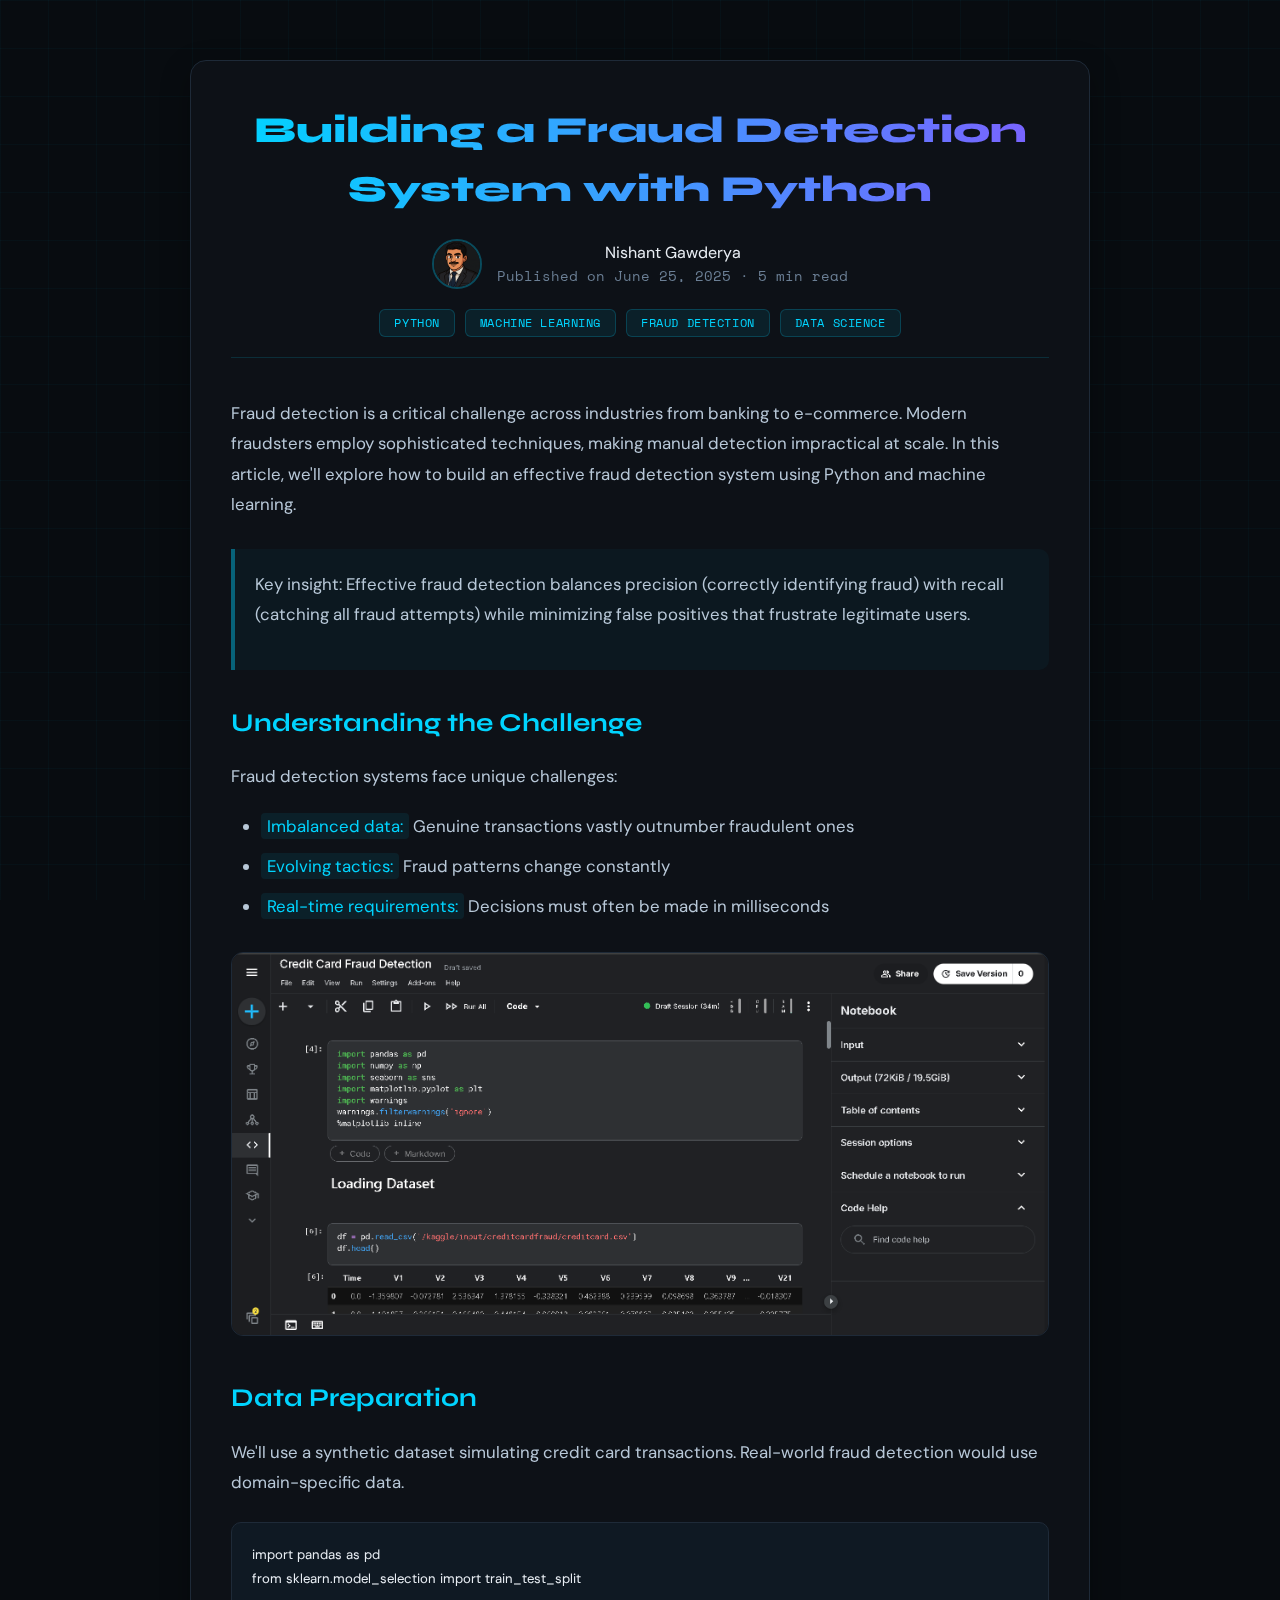
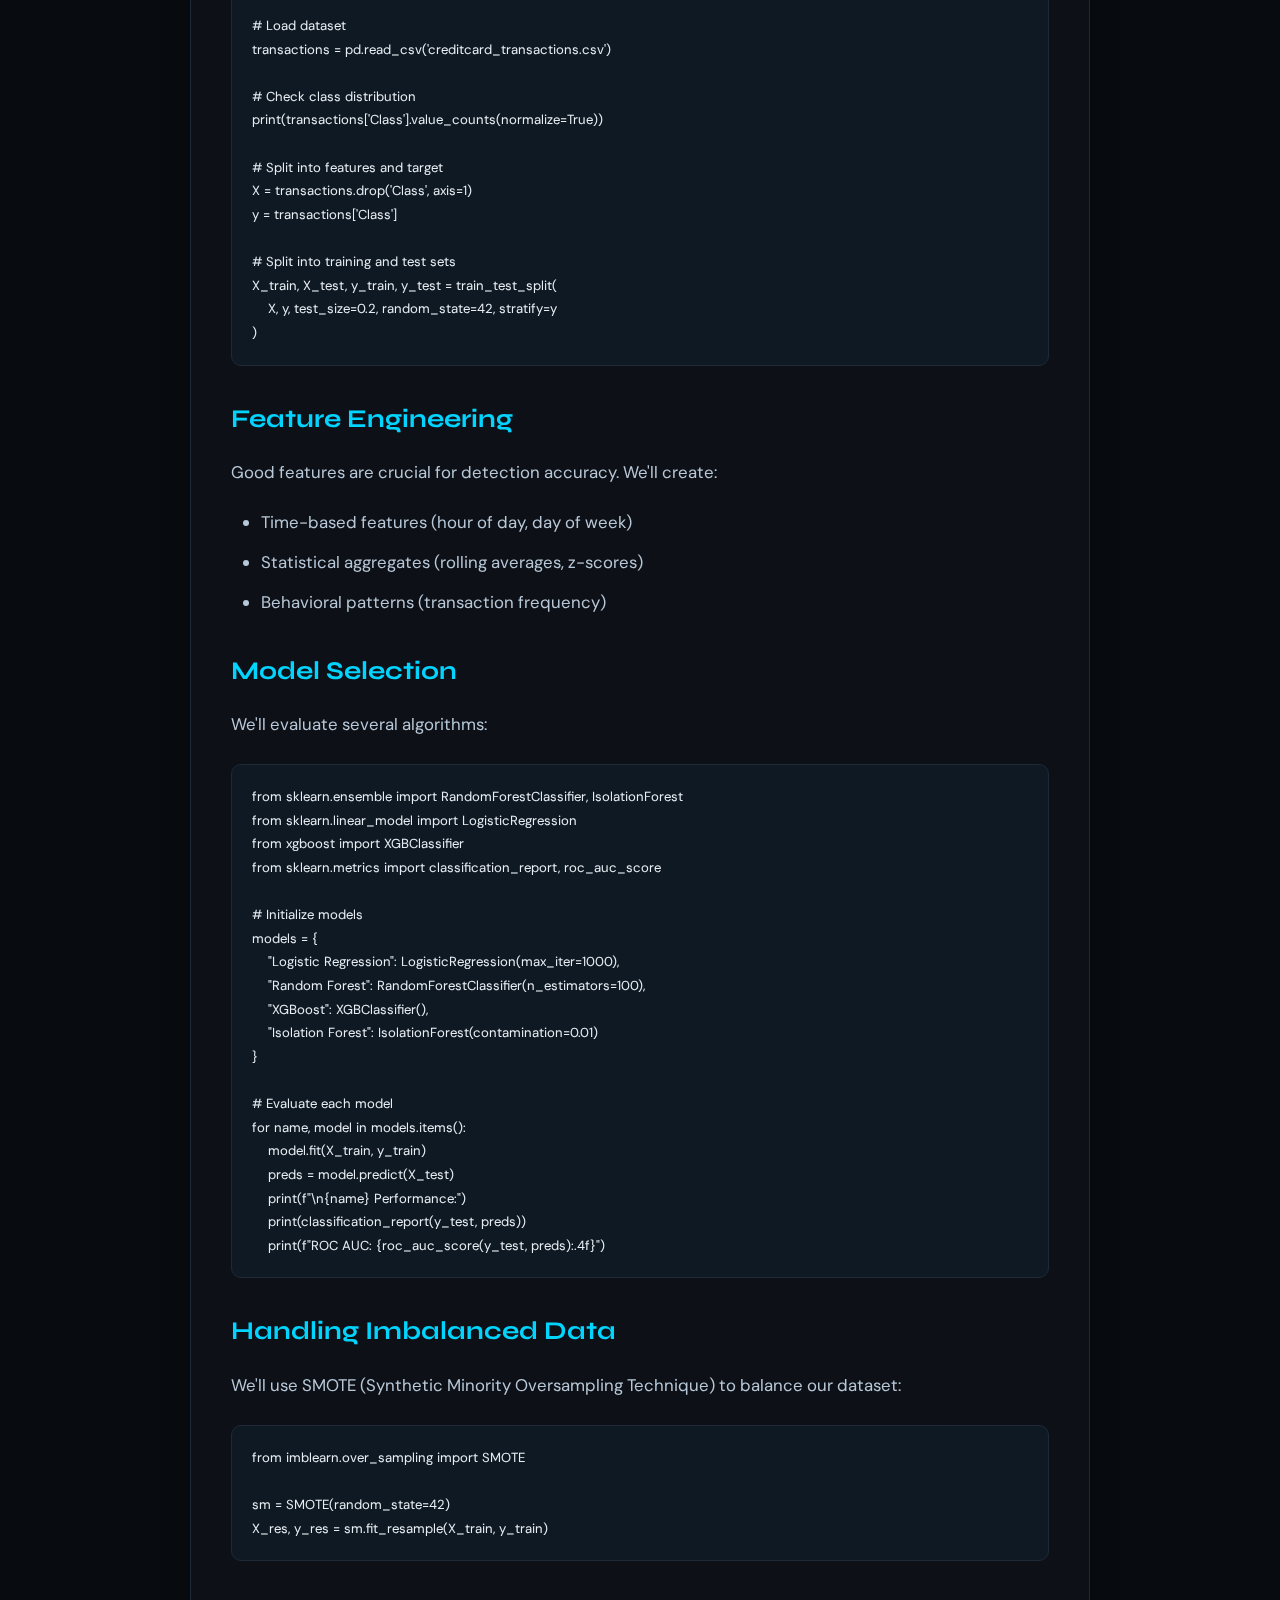
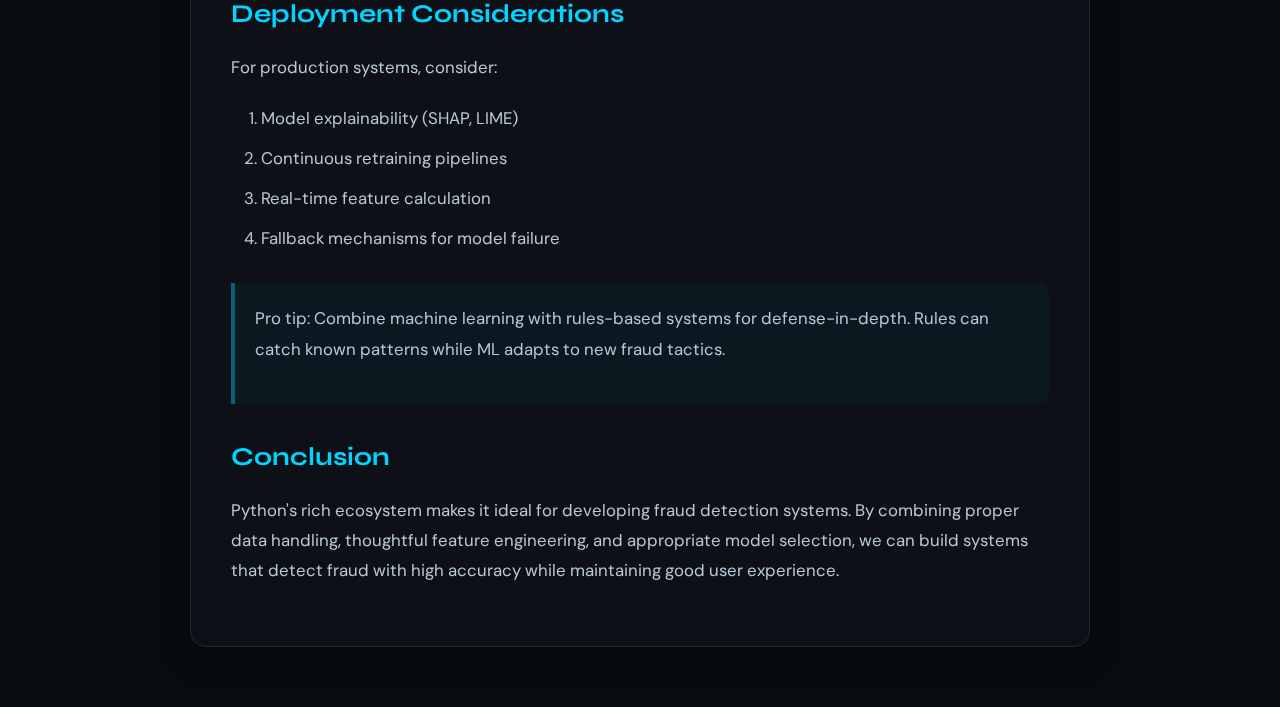
<file: blog-fraud-detection.html>
<!DOCTYPE html>
<html lang="en">
<head>
    <meta charset="UTF-8">
    <meta name="viewport" content="width=device-width, initial-scale=1.0">
    <title>Fraud Detection with Python</title>
    <link rel="preconnect" href="https://fonts.googleapis.com">
    <link rel="preconnect" href="https://fonts.gstatic.com" crossorigin>
    <link href="https://fonts.googleapis.com/css2?family=DM+Sans:wght@300;400;500&family=Space+Mono:wght@400;700&family=Syne:wght@400;600;700;800&display=swap" rel="stylesheet">
    <style>
        * {
            margin: 0;
            padding: 0;
            box-sizing: border-box;
            font-family: 'DM Sans', sans-serif;
        }

        body {
            background-color: #080c10;
            color: #e8edf3;
            line-height: 1.6;
            padding: 20px;
        }

        body::before {
            content: '';
            position: fixed; inset: 0;
            background-image:
                linear-gradient(rgba(0,212,255,0.03) 1px, transparent 1px),
                linear-gradient(90deg, rgba(0,212,255,0.03) 1px, transparent 1px);
            background-size: 48px 48px;
            pointer-events: none; z-index: 0;
        }

        .container {
            max-width: 900px;
            margin: 0 auto;
            padding: 40px;
            background-color: #0d1117;
            border-radius: 16px;
            box-shadow: 0 10px 30px rgba(0,0,0,0.3);
            margin-top: 40px;
            margin-bottom: 40px;
            border: 1px solid #1e2a38;
            position: relative;
            z-index: 1;
        }

        header {
            margin-bottom: 40px;
            text-align: center;
            padding-bottom: 20px;
            border-bottom: 1px solid rgba(0,212,255,0.15);
        }

        h1 {
            font-size: 2.3rem;
            font-family: 'Syne', sans-serif;
            font-weight: 800;
            margin-bottom: 15px;
            background: linear-gradient(to right, #00d4ff, #7b61ff);
            -webkit-background-clip: text;
            background-clip: text;
            color: transparent;
        }

        .author-info {
            display: flex;
            justify-content: center;
            align-items: center;
            gap: 15px;
            margin-top: 20px;
        }

        .author-img {
            width: 50px;
            height: 50px;
            border-radius: 50%;
            object-fit: cover;
            border: 2px solid rgba(0,212,255,0.3);
        }

        .author-name {
            font-size: 1rem;
            color: #e8edf3;
        }

        .publish-date {
            font-size: 0.85rem;
            font-family: 'Space Mono', monospace;
            color: #6b7f95;
        }

        .tags {
            display: flex;
            justify-content: center;
            gap: 10px;
            margin-top: 20px;
        }

        .tag {
            display: inline-block;
            padding: 4px 14px;
            border-radius: 6px;
            font-size: 0.72rem;
            font-family: 'Space Mono', monospace;
            letter-spacing: 0.05em;
            text-transform: uppercase;
            background-color: rgba(0,212,255,0.08);
            color: #00d4ff;
            border: 1px solid rgba(0,212,255,0.2);
        }

        .article-content {
            line-height: 1.8;
            font-size: 1.05rem;
        }

        .article-content h2 {
            margin-top: 30px;
            margin-bottom: 15px;
            color: #00d4ff;
            font-family: 'Syne', sans-serif;
            font-size: 1.6rem;
            font-weight: 700;
        }

        .article-content h3 {
            margin-top: 25px;
            margin-bottom: 10px;
            font-size: 1.3rem;
            font-family: 'Syne', sans-serif;
            color: #e8edf3;
        }

        .article-content p {
            margin-bottom: 20px;
            color: #b8c8d8;
        }

        .article-content ul, .article-content ol {
            margin-bottom: 20px;
            padding-left: 30px;
        }

        .article-content li {
            margin-bottom: 10px;
            color: #b8c8d8;
        }

        .code-block {
            background-color: #0f1923;
            padding: 20px;
            border-radius: 10px;
            font-family: 'Space Mono', monospace;
            font-size: 0.82rem;
            margin: 25px 0;
            overflow-x: auto;
            border: 1px solid #1e2a38;
            color: #e8edf3;
        }

        .image-container {
            margin: 30px 0;
            text-align: center;
        }

        .image-container img {
            max-width: 100%;
            border-radius: 12px;
            border: 1px solid #1e2a38;
        }

        .image-caption {
            font-size: 0.85rem;
            font-family: 'Space Mono', monospace;
            margin-top: 10px;
            color: #6b7f95;
            font-style: italic;
        }

        .highlight {
            background-color: rgba(0,212,255,0.08);
            padding: 2px 6px;
            border-radius: 4px;
            color: #00d4ff;
        }

        footer {
            text-align: center;
            margin-top: 50px;
            padding-top: 30px;
            border-top: 1px solid #1e2a38;
        }

        .footer-text {
            color: #6b7f95;
            font-size: 0.9rem;
        }

        @keyframes glow {
            0% { opacity: 0.8; }
            50% { opacity: 1; }
            100% { opacity: 0.8; }
        }

        .highlight-box {
            background-color: rgba(0,212,255,0.04);
            border-left: 4px solid rgba(0,212,255,0.4);
            padding: 20px;
            margin: 30px 0;
            border-radius: 0 10px 10px 0;
            animation: glow 3s ease-in-out infinite;
        }

        .highlight-box p {
            color: #b8c8d8;
        }

        @media (max-width: 768px) {
            .container {
                padding: 20px;
                margin-top: 20px;
            }
            
            h1 {
                font-size: 1.8rem;
            }
        }
    </style>
</head>
<body>
    <div class="container">
        <header>
            <h1>Building a Fraud Detection System with Python</h1>
            <div class="author-info">
                <img src=".\assets\images\my-avatar.png" alt="Author" class="author-img">
                <div>
                    <div class="author-name">Nishant Gawderya</div>
                    <div class="publish-date">Published on June 25, 2025 · 5 min read</div>
                </div>
            </div>
            <div class="tags">
                <span class="tag">Python</span>
                <span class="tag">Machine Learning</span>
                <span class="tag">Fraud Detection</span>
                <span class="tag">Data Science</span>
            </div>
        </header>

        <article class="article-content">
            <p>Fraud detection is a critical challenge across industries from banking to e-commerce. Modern fraudsters employ sophisticated techniques, making manual detection impractical at scale. In this article, we'll explore how to build an effective fraud detection system using Python and machine learning.</p>

            <div class="highlight-box">
                <p>Key insight: Effective fraud detection balances precision (correctly identifying fraud) with recall (catching all fraud attempts) while minimizing false positives that frustrate legitimate users.</p>
            </div>

            <h2>Understanding the Challenge</h2>
            <p>Fraud detection systems face unique challenges:</p>
            <ul>
                <li><span class="highlight">Imbalanced data:</span> Genuine transactions vastly outnumber fraudulent ones</li>
                <li><span class="highlight">Evolving tactics:</span> Fraud patterns change constantly</li>
                <li><span class="highlight">Real-time requirements:</span> Decisions must often be made in milliseconds</li>
            </ul>

            <div class="image-container">
                <img src="assets/images/Screenshot 2025-06-23 094402.png" alt="Fraud detection process flow">
                
            </div>

            <h2>Data Preparation</h2>
            <p>We'll use a synthetic dataset simulating credit card transactions. Real-world fraud detection would use domain-specific data.</p>

            <div class="code-block">
                <pre><code>import pandas as pd
from sklearn.model_selection import train_test_split

# Load dataset
transactions = pd.read_csv('creditcard_transactions.csv')

# Check class distribution
print(transactions['Class'].value_counts(normalize=True))

# Split into features and target
X = transactions.drop('Class', axis=1)
y = transactions['Class']

# Split into training and test sets
X_train, X_test, y_train, y_test = train_test_split(
    X, y, test_size=0.2, random_state=42, stratify=y
)</code></pre>
            </div>

            <h2>Feature Engineering</h2>
            <p>Good features are crucial for detection accuracy. We'll create:</p>
            <ul>
                <li>Time-based features (hour of day, day of week)</li>
                <li>Statistical aggregates (rolling averages, z-scores)</li>
                <li>Behavioral patterns (transaction frequency)</li>
            </ul>

            <h2>Model Selection</h2>
            <p>We'll evaluate several algorithms:</p>

            <div class="code-block">
                <pre><code>from sklearn.ensemble import RandomForestClassifier, IsolationForest
from sklearn.linear_model import LogisticRegression
from xgboost import XGBClassifier
from sklearn.metrics import classification_report, roc_auc_score

# Initialize models
models = {
    "Logistic Regression": LogisticRegression(max_iter=1000),
    "Random Forest": RandomForestClassifier(n_estimators=100),
    "XGBoost": XGBClassifier(),
    "Isolation Forest": IsolationForest(contamination=0.01)
}

# Evaluate each model
for name, model in models.items():
    model.fit(X_train, y_train)
    preds = model.predict(X_test)
    print(f"\n{name} Performance:")
    print(classification_report(y_test, preds))
    print(f"ROC AUC: {roc_auc_score(y_test, preds):.4f}")</code></pre>
            </div>

            <h2>Handling Imbalanced Data</h2>
            <p>We'll use SMOTE (Synthetic Minority Oversampling Technique) to balance our dataset:</p>

            <div class="code-block">
                <pre><code>from imblearn.over_sampling import SMOTE

sm = SMOTE(random_state=42)
X_res, y_res = sm.fit_resample(X_train, y_train)</code></pre>
            </div>

            <h2>Deployment Considerations</h2>
            <p>For production systems, consider:</p>
            <ol>
                <li>Model explainability (SHAP, LIME)</li>
                <li>Continuous retraining pipelines</li>
                <li>Real-time feature calculation</li>
                <li>Fallback mechanisms for model failure</li>
            </ol>

            <div class="highlight-box">
                <p>Pro tip: Combine machine learning with rules-based systems for defense-in-depth. Rules can catch known patterns while ML adapts to new fraud tactics.</p>
            </div>

            <h2>Conclusion</h2>
            <p>Python's rich ecosystem makes it ideal for developing fraud detection systems. By combining proper data handling, thoughtful feature engineering, and appropriate model selection, we can build systems that detect fraud with high accuracy while maintaining good user experience.</p>
        </article>

    </div>
</body>
</html>
</file>
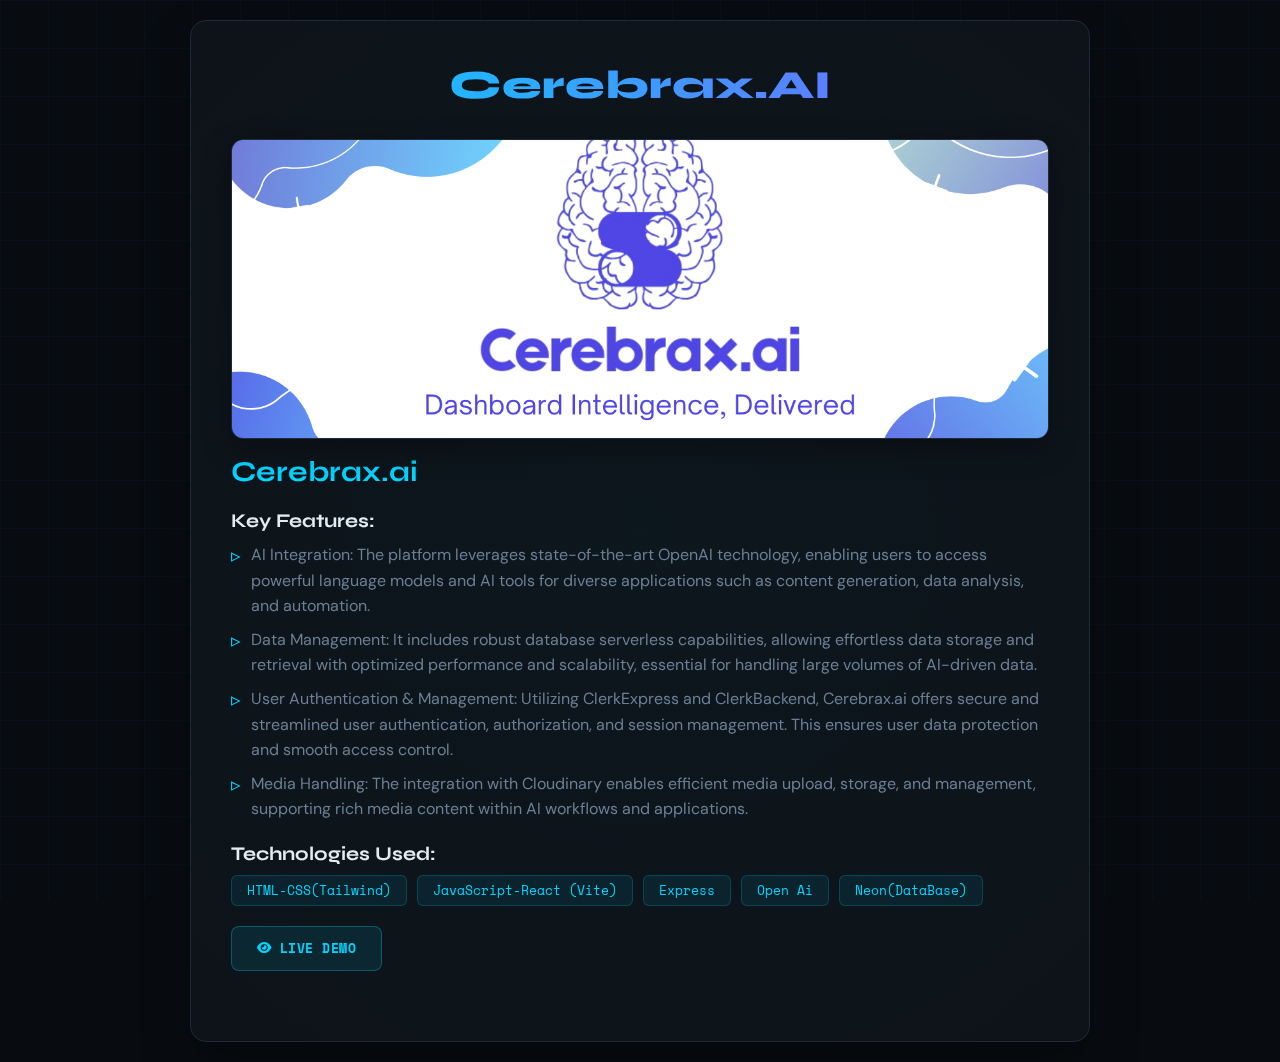
<file: cerebraxAI.html>
<!DOCTYPE html>
<html lang="en">
<head>
    <meta charset="UTF-8">
    <meta name="viewport" content="width=device-width, initial-scale=1.0">
    <title>Cerebrax.ai</title>
    <link rel="stylesheet" href="https://cdnjs.cloudflare.com/ajax/libs/font-awesome/6.4.0/css/all.min.css">
    <link rel="preconnect" href="https://fonts.googleapis.com">
    <link rel="preconnect" href="https://fonts.gstatic.com" crossorigin>
    <link href="https://fonts.googleapis.com/css2?family=DM+Sans:wght@300;400;500&family=Space+Mono:wght@400;700&family=Syne:wght@400;600;700;800&display=swap" rel="stylesheet">
    <style>
        * { margin: 0; padding: 0; box-sizing: border-box; font-family: 'DM Sans', sans-serif; }

        body {
            background-color: #080c10;
            color: #e8edf3;
            min-height: 100vh;
            display: flex;
            justify-content: center;
            align-items: center;
            padding: 20px;
        }

        body::before {
            content: '';
            position: fixed; inset: 0;
            background-image:
                linear-gradient(rgba(0,212,255,0.03) 1px, transparent 1px),
                linear-gradient(90deg, rgba(0,212,255,0.03) 1px, transparent 1px);
            background-size: 48px 48px;
            pointer-events: none; z-index: 0;
        }

        .portfolio-container {
            background: #0d1117;
            border: 1px solid #1e2a38;
            border-radius: 16px;
            width: 100%;
            max-width: 900px;
            padding: 40px;
            box-shadow: 0 25px 50px rgba(0, 0, 0, 0.3);
            position: relative;
            overflow: hidden;
            z-index: 1;
        }

        .portfolio-container::before {
            content: '';
            position: absolute;
            top: -50%; left: -50%;
            width: 200%; height: 200%;
            background: radial-gradient(circle, #00d4ff 0%, transparent 70%);
            opacity: 0.03;
            pointer-events: none;
        }

        .portfolio-header {
            text-align: center;
            margin-bottom: 30px;
            position: relative;
        }

        .portfolio-header h1 {
            font-size: 2.5rem;
            font-family: 'Syne', sans-serif;
            font-weight: 800;
            margin-bottom: 10px;
            background: linear-gradient(to right, #00d4ff, #7b61ff);
            -webkit-background-clip: text;
            background-clip: text;
            color: transparent;
        }

        .portfolio-header p { color: #6b7f95; font-size: 1.1rem; }

        .project-content {
            display: flex; flex-wrap: wrap; gap: 30px; margin-bottom: 30px;
        }

        .project-gallery {
            flex: 1; min-width: 300px;
            display: flex; flex-direction: column; gap: 15px;
        }

        .main-image-container {
            border-radius: 12px; overflow: hidden;
            box-shadow: 0 10px 30px rgba(0, 0, 0, 0.3);
            border: 1px solid #1e2a38;
            height: 300px; position: relative;
        }

        .main-image {
            width: 100%; height: 100%;
            object-fit: cover; display: block;
            transition: opacity 0.5s ease;
        }

        .thumbnail-container { display: flex; gap: 10px; justify-content: center; flex-wrap: wrap; }

        .thumbnail {
            width: 80px; height: 60px; border-radius: 8px;
            overflow: hidden; cursor: pointer;
            border: 2px solid #1e2a38;
            transition: all 0.3s ease;
        }

        .thumbnail:hover, .thumbnail.active {
            transform: scale(1.1); border-color: #00d4ff;
        }

        .thumbnail img { width: 100%; height: 100%; object-fit: cover; }

        .project-details { flex: 1; min-width: 300px; }

        .project-details h2 {
            font-size: 1.8rem; margin-bottom: 15px;
            font-family: 'Syne', sans-serif; font-weight: 700;
            color: #00d4ff;
        }

        .project-details p { color: #6b7f95; line-height: 1.6; margin-bottom: 20px; }

        .tech-stack { margin-bottom: 20px; }
        .tech-stack h3 { margin-bottom: 10px; font-size: 1.2rem; font-family: 'Syne', sans-serif; color: #e8edf3; }

        .tech-tags { display: flex; flex-wrap: wrap; gap: 10px; }

        .tech-tag {
            background-color: rgba(0,212,255,0.08);
            color: #00d4ff;
            padding: 5px 15px; border-radius: 6px;
            font-size: 0.8rem; font-family: 'Space Mono', monospace;
            border: 1px solid rgba(0,212,255,0.2);
            transition: all 0.3s ease;
        }

        .tech-tag:hover {
            background-color: rgba(0,212,255,0.15);
            border-color: #00d4ff;
            transform: translateY(-3px);
        }

        .project-features { margin-bottom: 20px; }
        .project-features h3 { margin-bottom: 10px; font-size: 1.2rem; font-family: 'Syne', sans-serif; color: #e8edf3; }
        .features-list { list-style: none; }
        .features-list li { margin-bottom: 8px; padding-left: 20px; position: relative; color: #6b7f95; line-height: 1.6; }
        .features-list li::before { content: '\25B9'; color: #00d4ff; font-size: 1.2rem; position: absolute; left: 0; top: -1px; }

        .action-buttons { display: flex; gap: 15px; flex-wrap: wrap; }

        .btn {
            padding: 12px 25px; border-radius: 8px;
            text-decoration: none; font-weight: 600;
            font-family: 'Space Mono', monospace; font-size: 0.8rem;
            letter-spacing: 0.04em; text-transform: uppercase;
            transition: all 0.3s ease;
            display: inline-flex; align-items: center; gap: 8px;
        }

        .btn-primary {
            background: rgba(0,212,255,0.1);
            color: #00d4ff;
            border: 1px solid rgba(0,212,255,0.3);
        }

        .btn-primary:hover {
            background: rgba(0,212,255,0.2);
            border-color: #00d4ff;
            box-shadow: 0 0 20px rgba(0,212,255,0.2);
        }

        .btn-outline {
            background: transparent;
            color: #7b61ff;
            border: 1px solid rgba(123,97,255,0.3);
        }

        .btn-outline:hover {
            background: rgba(123,97,255,0.1);
            border-color: #7b61ff;
            box-shadow: 0 0 20px rgba(123,97,255,0.2);
        }

        .portfolio-footer { text-align: center; margin-top: 30px; color: #6b7f95; font-size: 0.9rem; }

        .social-links { display: flex; justify-content: center; gap: 20px; margin-top: 10px; }
        .social-links a { color: #6b7f95; font-size: 1.2rem; transition: color 0.3s ease, transform 0.3s ease; }
        .social-links a:hover { color: #00d4ff; transform: translateY(-3px); }

        .pulse { animation: pulse 2s infinite; }
        @keyframes pulse {
            0% { box-shadow: 0 0 0 0 rgba(0,212,255,0.4); }
            70% { box-shadow: 0 0 0 10px rgba(0,212,255,0); }
            100% { box-shadow: 0 0 0 0 rgba(0,212,255,0); }
        }

        @media (max-width: 768px) {
            .portfolio-container { padding: 25px; }
            .portfolio-header h1 { font-size: 2rem; }
            .project-content { flex-direction: column; }
            .main-image-container { height: 250px; }
            .btn { width: 100%; justify-content: center; }
        }
    </style>
</head>
<body>
    <div class="portfolio-container">
        <header class="portfolio-header">
            <h1>Cerebrax.AI</h1>
        </header>
        
        <div class="project-content">
            <div class="project-gallery">
                <div class="main-image-container">
                    <img src=".\assets\images\Dashboard Intelligence, Delivered.png" 
                         alt="screenshot dashboard" 
                         class="main-image"
                         id="mainImage">
                
            </div>
            
            <div class="project-details">
                <h2>Cerebrax.ai</h2>
                <p></p>
                
                <div class="project-features">
                    <h3>Key Features:</h3>
                    <ul class="features-list">
                        <li>AI Integration: The platform leverages state-of-the-art OpenAI technology, enabling users to access powerful language models and AI tools for diverse applications such as content generation, data analysis, and automation.

                        </li>
                        <li>Data Management: It includes robust database serverless capabilities, allowing effortless data storage and retrieval with optimized performance and scalability, essential for handling large volumes of AI-driven data.</li>
                        <li>User Authentication & Management: Utilizing ClerkExpress and ClerkBackend, Cerebrax.ai offers secure and streamlined user authentication, authorization, and session management. This ensures user data protection and smooth access control.</li>
                        <li>Media Handling: The integration with Cloudinary enables efficient media upload, storage, and management, supporting rich media content within AI workflows and applications.</li>
                    
                    </ul>
                </div>
                
                <div class="tech-stack">
                    <h3>Technologies Used:</h3>
                    <div class="tech-tags">
                        <span class="tech-tag">HTML-CSS(Tailwind)</span>
                        <span class="tech-tag">JavaScript-React (Vite) </span>
                        <span class="tech-tag">Express</span>
                        <span class="tech-tag">Open Ai</span>
                        <span class="tech-tag">Neon(DataBase)</span>
                    </div>
                </div>
                
                <div class="action-buttons">
                    <a href="https://cerebrax-ai.vercel.app/" class="btn btn-primary pulse">
                        <i class="fas fa-eye"></i> Live Demo
                    </a>
                    
                </div>
            </div>
        </div>
        
       
    </div>
    
    <script>
        // Add interactive elements
        document.addEventListener('DOMContentLoaded', function() {
            const container = document.querySelector('.portfolio-container');
            
            // Add a slight rotation on mouse move for a more dynamic feel
            document.addEventListener('mousemove', (e) => {
                const xAxis = (window.innerWidth / 2 - e.pageX) / 25;
                const yAxis = (window.innerHeight / 2 - e.pageY) / 25;
                container.style.transform = `rotateY(${xAxis}deg) rotateX(${yAxis}deg)`;
            });
            
            // Reset rotation when mouse leaves
            container.addEventListener('mouseleave', () => {
                container.style.transform = 'rotateY(0) rotateX(0)';
            });
            
            // Add gold pulse animation to tech tags on hover
            const techTags = document.querySelectorAll('.tech-tag');
            techTags.forEach(tag => {
                tag.addEventListener('mouseenter', function() {
                    this.classList.add('pulse');
                });
                
                tag.addEventListener('mouseleave', function() {
                    this.classList.remove('pulse');
                });
            });
        });
        
        // Image gallery functionality
        function changeImage(src, thumbnail) {
            const mainImage = document.getElementById('mainImage');
            const thumbnails = document.querySelectorAll('.thumbnail');
            
            // Fade out current image
            mainImage.style.opacity = '0';
            
            // After fade completes, change image and fade in
            setTimeout(() => {
                mainImage.src = src;
                mainImage.style.opacity = '1';
                
                // Update active thumbnail
                thumbnails.forEach(t => t.classList.remove('active'));
                thumbnail.classList.add('active');
            }, 300);
        }
        
    </script>
</body>
</html>
</file>
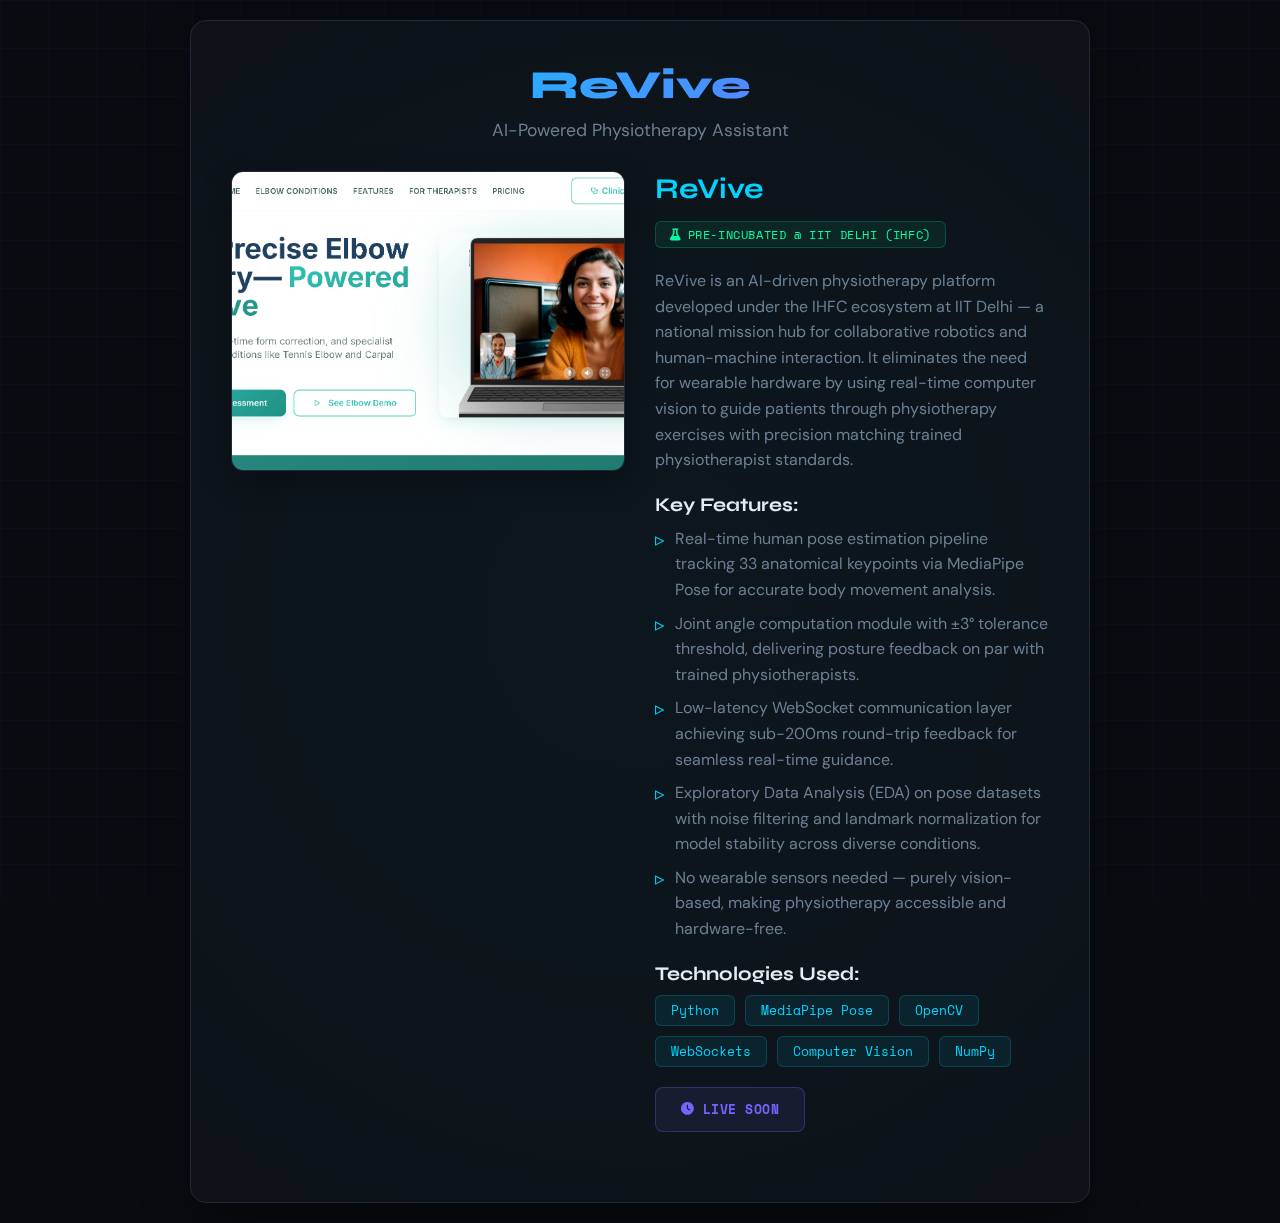
<file: ReVive.html>
<!DOCTYPE html>
<html lang="en">
<head>
    <meta charset="UTF-8">
    <meta name="viewport" content="width=device-width, initial-scale=1.0">
    <title>ReVive — AI Physiotherapy Assistant</title>
    <link rel="stylesheet" href="https://cdnjs.cloudflare.com/ajax/libs/font-awesome/6.4.0/css/all.min.css">
    <link rel="preconnect" href="https://fonts.googleapis.com">
    <link rel="preconnect" href="https://fonts.gstatic.com" crossorigin>
    <link href="https://fonts.googleapis.com/css2?family=DM+Sans:wght@300;400;500&family=Space+Mono:wght@400;700&family=Syne:wght@400;600;700;800&display=swap" rel="stylesheet">
    <style>
        * { margin: 0; padding: 0; box-sizing: border-box; font-family: 'DM Sans', sans-serif; }

        body {
            background-color: #080c10;
            color: #e8edf3;
            min-height: 100vh;
            display: flex;
            justify-content: center;
            align-items: center;
            padding: 20px;
        }

        body::before {
            content: '';
            position: fixed; inset: 0;
            background-image:
                linear-gradient(rgba(0,212,255,0.03) 1px, transparent 1px),
                linear-gradient(90deg, rgba(0,212,255,0.03) 1px, transparent 1px);
            background-size: 48px 48px;
            pointer-events: none; z-index: 0;
        }

        .portfolio-container {
            background: #0d1117;
            border: 1px solid #1e2a38;
            border-radius: 16px;
            width: 100%;
            max-width: 900px;
            padding: 40px;
            box-shadow: 0 25px 50px rgba(0, 0, 0, 0.3);
            position: relative;
            overflow: hidden;
            z-index: 1;
        }

        .portfolio-container::before {
            content: '';
            position: absolute;
            top: -50%; left: -50%;
            width: 200%; height: 200%;
            background: radial-gradient(circle, #00d4ff 0%, transparent 70%);
            opacity: 0.03;
            pointer-events: none;
        }

        .portfolio-header {
            text-align: center;
            margin-bottom: 30px;
            position: relative;
        }

        .portfolio-header h1 {
            font-size: 2.5rem;
            font-family: 'Syne', sans-serif;
            font-weight: 800;
            margin-bottom: 10px;
            background: linear-gradient(to right, #00d4ff, #7b61ff);
            -webkit-background-clip: text;
            background-clip: text;
            color: transparent;
        }

        .portfolio-header p { color: #6b7f95; font-size: 1.1rem; }

        .project-content {
            display: flex; flex-wrap: wrap; gap: 30px; margin-bottom: 30px;
        }

        .project-gallery {
            flex: 1; min-width: 300px;
            display: flex; flex-direction: column; gap: 15px;
        }

        .main-image-container {
            border-radius: 12px; overflow: hidden;
            box-shadow: 0 10px 30px rgba(0, 0, 0, 0.3);
            border: 1px solid #1e2a38;
            height: 300px; position: relative;
        }

        .main-image {
            width: 100%; height: 100%;
            object-fit: cover; display: block;
        }

        .project-details { flex: 1; min-width: 300px; }

        .project-details h2 {
            font-size: 1.8rem; margin-bottom: 15px;
            font-family: 'Syne', sans-serif; font-weight: 700;
            color: #00d4ff;
        }

        .project-details p { color: #6b7f95; line-height: 1.6; margin-bottom: 20px; }

        .tech-stack { margin-bottom: 20px; }
        .tech-stack h3 { margin-bottom: 10px; font-size: 1.2rem; font-family: 'Syne', sans-serif; color: #e8edf3; }

        .tech-tags { display: flex; flex-wrap: wrap; gap: 10px; }

        .tech-tag {
            background-color: rgba(0,212,255,0.08);
            color: #00d4ff;
            padding: 5px 15px; border-radius: 6px;
            font-size: 0.8rem; font-family: 'Space Mono', monospace;
            border: 1px solid rgba(0,212,255,0.2);
            transition: all 0.3s ease;
        }

        .tech-tag:hover {
            background-color: rgba(0,212,255,0.15);
            border-color: #00d4ff;
            transform: translateY(-3px);
        }

        .project-features { margin-bottom: 20px; }
        .project-features h3 { margin-bottom: 10px; font-size: 1.2rem; font-family: 'Syne', sans-serif; color: #e8edf3; }
        .features-list { list-style: none; }
        .features-list li { margin-bottom: 8px; padding-left: 20px; position: relative; color: #6b7f95; line-height: 1.6; }
        .features-list li::before { content: '\25B9'; color: #00d4ff; font-size: 1.2rem; position: absolute; left: 0; top: -1px; }

        .action-buttons { display: flex; gap: 15px; flex-wrap: wrap; }

        .btn {
            padding: 12px 25px; border-radius: 8px;
            text-decoration: none; font-weight: 600;
            font-family: 'Space Mono', monospace; font-size: 0.8rem;
            letter-spacing: 0.04em; text-transform: uppercase;
            transition: all 0.3s ease;
            display: inline-flex; align-items: center; gap: 8px;
        }

        .btn-soon {
            background: rgba(123,97,255,0.1);
            color: #7b61ff;
            border: 1px solid rgba(123,97,255,0.3);
            cursor: default;
        }

        .btn-soon:hover {
            background: rgba(123,97,255,0.15);
            box-shadow: 0 0 20px rgba(123,97,255,0.15);
        }

        .portfolio-footer { text-align: center; margin-top: 30px; color: #6b7f95; font-size: 0.9rem; }

        .social-links { display: flex; justify-content: center; gap: 20px; margin-top: 10px; }
        .social-links a { color: #6b7f95; font-size: 1.2rem; transition: color 0.3s ease, transform 0.3s ease; }
        .social-links a:hover { color: #00d4ff; transform: translateY(-3px); }

        .pulse { animation: pulse 2s infinite; }
        @keyframes pulse {
            0% { box-shadow: 0 0 0 0 rgba(123,97,255,0.4); }
            70% { box-shadow: 0 0 0 10px rgba(123,97,255,0); }
            100% { box-shadow: 0 0 0 0 rgba(123,97,255,0); }
        }

        .incubation-badge {
            display: inline-flex; align-items: center; gap: 6px;
            background: rgba(0,255,157,0.08);
            color: #00ff9d;
            padding: 4px 14px; border-radius: 6px;
            font-size: 0.75rem; font-family: 'Space Mono', monospace;
            border: 1px solid rgba(0,255,157,0.2);
            margin-bottom: 20px;
            text-transform: uppercase; letter-spacing: 0.05em;
        }

        @media (max-width: 768px) {
            .portfolio-container { padding: 25px; }
            .portfolio-header h1 { font-size: 2rem; }
            .project-content { flex-direction: column; }
            .main-image-container { height: 250px; }
            .btn { width: 100%; justify-content: center; }
        }
    </style>
</head>
<body>
    <div class="portfolio-container">
        <header class="portfolio-header">
            <h1>ReVive</h1>
            <p>AI-Powered Physiotherapy Assistant</p>
        </header>

        <div class="project-content">
            <div class="project-gallery">
                <div class="main-image-container">
                    <img src="./assets/images/image.png" alt="ReVive project" class="main-image">
                </div>
            </div>

            <div class="project-details">
                <h2>ReVive</h2>
                <span class="incubation-badge"><i class="fas fa-flask"></i> Pre-Incubated @ IIT Delhi (IHFC)</span>
                <p>ReVive is an AI-driven physiotherapy platform developed under the IHFC ecosystem at IIT Delhi — a national mission hub for collaborative robotics and human-machine interaction. It eliminates the need for wearable hardware by using real-time computer vision to guide patients through physiotherapy exercises with precision matching trained physiotherapist standards.</p>

                <div class="project-features">
                    <h3>Key Features:</h3>
                    <ul class="features-list">
                        <li>Real-time human pose estimation pipeline tracking 33 anatomical keypoints via MediaPipe Pose for accurate body movement analysis.</li>
                        <li>Joint angle computation module with &plusmn;3&deg; tolerance threshold, delivering posture feedback on par with trained physiotherapists.</li>
                        <li>Low-latency WebSocket communication layer achieving sub-200ms round-trip feedback for seamless real-time guidance.</li>
                        <li>Exploratory Data Analysis (EDA) on pose datasets with noise filtering and landmark normalization for model stability across diverse conditions.</li>
                        <li>No wearable sensors needed — purely vision-based, making physiotherapy accessible and hardware-free.</li>
                    </ul>
                </div>

                <div class="tech-stack">
                    <h3>Technologies Used:</h3>
                    <div class="tech-tags">
                        <span class="tech-tag">Python</span>
                        <span class="tech-tag">MediaPipe Pose</span>
                        <span class="tech-tag">OpenCV</span>
                        <span class="tech-tag">WebSockets</span>
                        <span class="tech-tag">Computer Vision</span>
                        <span class="tech-tag">NumPy</span>
                    </div>
                </div>

                <div class="action-buttons">
                    <span class="btn btn-soon pulse">
                        <i class="fas fa-clock"></i> Live Soon
                    </span>
                </div>
            </div>
        </div>
    </div>

    <script>
        document.addEventListener('DOMContentLoaded', function() {
            const container = document.querySelector('.portfolio-container');

            document.addEventListener('mousemove', (e) => {
                const xAxis = (window.innerWidth / 2 - e.pageX) / 25;
                const yAxis = (window.innerHeight / 2 - e.pageY) / 25;
                container.style.transform = `rotateY(${xAxis}deg) rotateX(${yAxis}deg)`;
            });

            container.addEventListener('mouseleave', () => {
                container.style.transform = 'rotateY(0) rotateX(0)';
            });

            const techTags = document.querySelectorAll('.tech-tag');
            techTags.forEach(tag => {
                tag.addEventListener('mouseenter', function() {
                    this.classList.add('pulse');
                });
                tag.addEventListener('mouseleave', function() {
                    this.classList.remove('pulse');
                });
            });
        });
    </script>
</body>
</html>
</file>
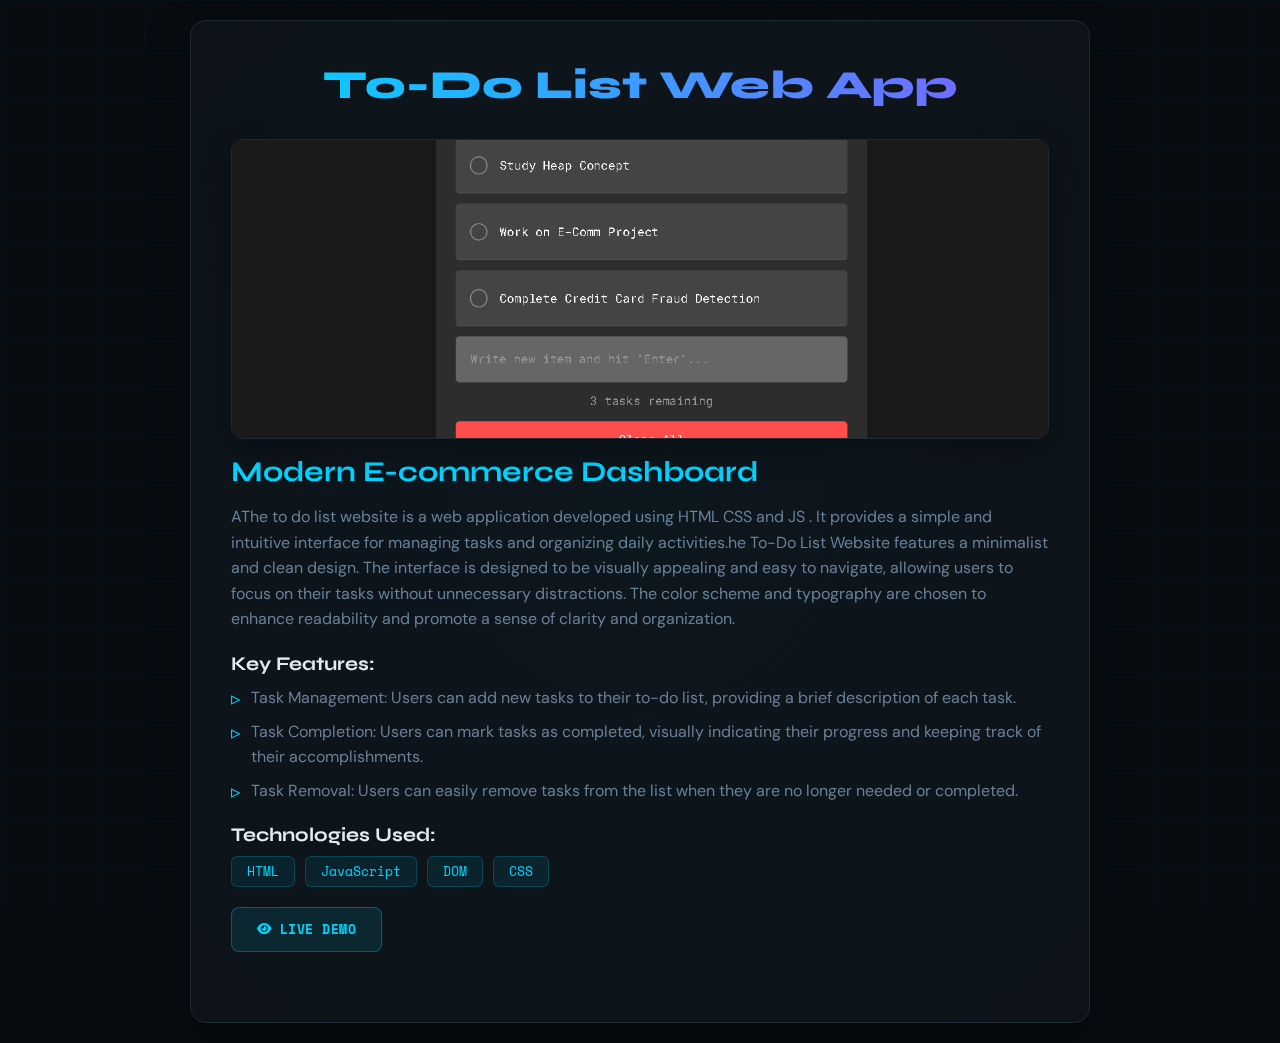
<file: to do list.html>
<!DOCTYPE html>
<html lang="en">
<head>
    <meta charset="UTF-8">
    <meta name="viewport" content="width=device-width, initial-scale=1.0">
    <title>Portfolio Project Showcase</title>
    <link rel="stylesheet" href="https://cdnjs.cloudflare.com/ajax/libs/font-awesome/6.4.0/css/all.min.css">
    <link rel="preconnect" href="https://fonts.googleapis.com">
    <link rel="preconnect" href="https://fonts.gstatic.com" crossorigin>
    <link href="https://fonts.googleapis.com/css2?family=DM+Sans:wght@300;400;500&family=Space+Mono:wght@400;700&family=Syne:wght@400;600;700;800&display=swap" rel="stylesheet">
    <style>
        * { margin: 0; padding: 0; box-sizing: border-box; font-family: 'DM Sans', sans-serif; }

        body {
            background-color: #080c10;
            color: #e8edf3;
            min-height: 100vh;
            display: flex;
            justify-content: center;
            align-items: center;
            padding: 20px;
        }

        body::before {
            content: '';
            position: fixed; inset: 0;
            background-image:
                linear-gradient(rgba(0,212,255,0.03) 1px, transparent 1px),
                linear-gradient(90deg, rgba(0,212,255,0.03) 1px, transparent 1px);
            background-size: 48px 48px;
            pointer-events: none; z-index: 0;
        }

        .portfolio-container {
            background: #0d1117;
            border: 1px solid #1e2a38;
            border-radius: 16px;
            width: 100%;
            max-width: 900px;
            padding: 40px;
            box-shadow: 0 25px 50px rgba(0, 0, 0, 0.3);
            position: relative;
            overflow: hidden;
            z-index: 1;
        }

        .portfolio-container::before {
            content: '';
            position: absolute;
            top: -50%; left: -50%;
            width: 200%; height: 200%;
            background: radial-gradient(circle, #00d4ff 0%, transparent 70%);
            opacity: 0.03;
            pointer-events: none;
        }

        .portfolio-header {
            text-align: center;
            margin-bottom: 30px;
            position: relative;
        }

        .portfolio-header h1 {
            font-size: 2.5rem;
            font-family: 'Syne', sans-serif;
            font-weight: 800;
            margin-bottom: 10px;
            background: linear-gradient(to right, #00d4ff, #7b61ff);
            -webkit-background-clip: text;
            background-clip: text;
            color: transparent;
        }

        .portfolio-header p { color: #6b7f95; font-size: 1.1rem; }

        .project-content {
            display: flex; flex-wrap: wrap; gap: 30px; margin-bottom: 30px;
        }

        .project-gallery {
            flex: 1; min-width: 300px;
            display: flex; flex-direction: column; gap: 15px;
        }

        .main-image-container {
            border-radius: 12px; overflow: hidden;
            box-shadow: 0 10px 30px rgba(0, 0, 0, 0.3);
            border: 1px solid #1e2a38;
            height: 300px; position: relative;
        }

        .main-image {
            width: 100%; height: 100%;
            object-fit: cover; display: block;
            transition: opacity 0.5s ease;
        }

        .thumbnail-container { display: flex; gap: 10px; justify-content: center; flex-wrap: wrap; }

        .thumbnail {
            width: 80px; height: 60px; border-radius: 8px;
            overflow: hidden; cursor: pointer;
            border: 2px solid #1e2a38;
            transition: all 0.3s ease;
        }

        .thumbnail:hover, .thumbnail.active {
            transform: scale(1.1); border-color: #00d4ff;
        }

        .thumbnail img { width: 100%; height: 100%; object-fit: cover; }

        .project-details { flex: 1; min-width: 300px; }

        .project-details h2 {
            font-size: 1.8rem; margin-bottom: 15px;
            font-family: 'Syne', sans-serif; font-weight: 700;
            color: #00d4ff;
        }

        .project-details p { color: #6b7f95; line-height: 1.6; margin-bottom: 20px; }

        .tech-stack { margin-bottom: 20px; }
        .tech-stack h3 { margin-bottom: 10px; font-size: 1.2rem; font-family: 'Syne', sans-serif; color: #e8edf3; }

        .tech-tags { display: flex; flex-wrap: wrap; gap: 10px; }

        .tech-tag {
            background-color: rgba(0,212,255,0.08);
            color: #00d4ff;
            padding: 5px 15px; border-radius: 6px;
            font-size: 0.8rem; font-family: 'Space Mono', monospace;
            border: 1px solid rgba(0,212,255,0.2);
            transition: all 0.3s ease;
        }

        .tech-tag:hover {
            background-color: rgba(0,212,255,0.15);
            border-color: #00d4ff;
            transform: translateY(-3px);
        }

        .project-features { margin-bottom: 20px; }
        .project-features h3 { margin-bottom: 10px; font-size: 1.2rem; font-family: 'Syne', sans-serif; color: #e8edf3; }
        .features-list { list-style: none; }
        .features-list li { margin-bottom: 8px; padding-left: 20px; position: relative; color: #6b7f95; line-height: 1.6; }
        .features-list li::before { content: '\25B9'; color: #00d4ff; font-size: 1.2rem; position: absolute; left: 0; top: -1px; }

        .action-buttons { display: flex; gap: 15px; flex-wrap: wrap; }

        .btn {
            padding: 12px 25px; border-radius: 8px;
            text-decoration: none; font-weight: 600;
            font-family: 'Space Mono', monospace; font-size: 0.8rem;
            letter-spacing: 0.04em; text-transform: uppercase;
            transition: all 0.3s ease;
            display: inline-flex; align-items: center; gap: 8px;
        }

        .btn-primary {
            background: rgba(0,212,255,0.1);
            color: #00d4ff;
            border: 1px solid rgba(0,212,255,0.3);
        }

        .btn-primary:hover {
            background: rgba(0,212,255,0.2);
            border-color: #00d4ff;
            box-shadow: 0 0 20px rgba(0,212,255,0.2);
        }

        .btn-outline {
            background: transparent;
            color: #7b61ff;
            border: 1px solid rgba(123,97,255,0.3);
        }

        .btn-outline:hover {
            background: rgba(123,97,255,0.1);
            border-color: #7b61ff;
            box-shadow: 0 0 20px rgba(123,97,255,0.2);
        }

        .portfolio-footer { text-align: center; margin-top: 30px; color: #6b7f95; font-size: 0.9rem; }

        .social-links { display: flex; justify-content: center; gap: 20px; margin-top: 10px; }
        .social-links a { color: #6b7f95; font-size: 1.2rem; transition: color 0.3s ease, transform 0.3s ease; }
        .social-links a:hover { color: #00d4ff; transform: translateY(-3px); }

        .pulse { animation: pulse 2s infinite; }
        @keyframes pulse {
            0% { box-shadow: 0 0 0 0 rgba(0,212,255,0.4); }
            70% { box-shadow: 0 0 0 10px rgba(0,212,255,0); }
            100% { box-shadow: 0 0 0 0 rgba(0,212,255,0); }
        }

        @media (max-width: 768px) {
            .portfolio-container { padding: 25px; }
            .portfolio-header h1 { font-size: 2rem; }
            .project-content { flex-direction: column; }
            .main-image-container { height: 250px; }
            .btn { width: 100%; justify-content: center; }
        }
    </style>
</head>
<body>
    <div class="portfolio-container">
        <header class="portfolio-header">
            <h1>To-Do List Web App</h1>
        </header>
        
        <div class="project-content">
            <div class="project-gallery">
                <div class="main-image-container">
                    <img src=".\assets\images\Screenshot 2025-06-25 094653.png" 
                         alt="E-commerce Dashboard" 
                         class="main-image"
                         id="mainImage">
                
            </div>
            
            <div class="project-details">
                <h2>Modern E-commerce Dashboard</h2>
                <p>AThe to do list website is a web application developed using HTML CSS and JS . It provides a simple and intuitive interface for managing tasks and organizing daily activities.he To-Do List Website features a minimalist and clean design. The interface is designed to be visually appealing and easy to navigate, allowing users to focus on their tasks without unnecessary distractions. The color scheme and typography are chosen to enhance readability and promote a sense of clarity and organization.</p>
                
                <div class="project-features">
                    <h3>Key Features:</h3>
                    <ul class="features-list">
                        <li>Task Management: Users can add new tasks to their to-do list, providing a brief description of each task.</li>
                        <li>Task Completion: Users can mark tasks as completed, visually indicating their progress and keeping track of their accomplishments.</li>
                        <li>Task Removal: Users can easily remove tasks from the list when they are no longer needed or completed.</li>
                    
                    </ul>
                </div>
                
                <div class="tech-stack">
                    <h3>Technologies Used:</h3>
                    <div class="tech-tags">
                        <span class="tech-tag">HTML</span>
                        <span class="tech-tag">JavaScript </span>
                        <span class="tech-tag">DOM</span>
                        <span class="tech-tag">CSS</span>
                    </div>
                </div>
                
                <div class="action-buttons">
                    <a href="https://nishantgawderya1.github.io/To-Do-List/" class="btn btn-primary pulse">
                        <i class="fas fa-eye"></i> Live Demo
                    </a>
                    
                </div>
            </div>
        </div>
        
       
    </div>
    
    <script>
        // Add interactive elements
        document.addEventListener('DOMContentLoaded', function() {
            const container = document.querySelector('.portfolio-container');
            
            // Add a slight rotation on mouse move for a more dynamic feel
            document.addEventListener('mousemove', (e) => {
                const xAxis = (window.innerWidth / 2 - e.pageX) / 25;
                const yAxis = (window.innerHeight / 2 - e.pageY) / 25;
                container.style.transform = `rotateY(${xAxis}deg) rotateX(${yAxis}deg)`;
            });
            
            // Reset rotation when mouse leaves
            container.addEventListener('mouseleave', () => {
                container.style.transform = 'rotateY(0) rotateX(0)';
            });
            
            // Add gold pulse animation to tech tags on hover
            const techTags = document.querySelectorAll('.tech-tag');
            techTags.forEach(tag => {
                tag.addEventListener('mouseenter', function() {
                    this.classList.add('pulse');
                });
                
                tag.addEventListener('mouseleave', function() {
                    this.classList.remove('pulse');
                });
            });
        });
        
        // Image gallery functionality
        function changeImage(src, thumbnail) {
            const mainImage = document.getElementById('mainImage');
            const thumbnails = document.querySelectorAll('.thumbnail');
            
            // Fade out current image
            mainImage.style.opacity = '0';
            
            // After fade completes, change image and fade in
            setTimeout(() => {
                mainImage.src = src;
                mainImage.style.opacity = '1';
                
                // Update active thumbnail
                thumbnails.forEach(t => t.classList.remove('active'));
                thumbnail.classList.add('active');
            }, 300);
        }
        
        // Auto-rotate images
        let currentImage = 0;
        const images = [
            'https://images.unsplash.com/photo-1551288049-bebda4e38f71?ixlib=rb-4.0.3&ixid=M3wxMjA3fDB8MHxwaG90by1wYWdlfHx8fGVufDB8fHx8fA%3D%3D&auto=format&fit=crop&w=1470&q=80',
            'https://images.
</file>
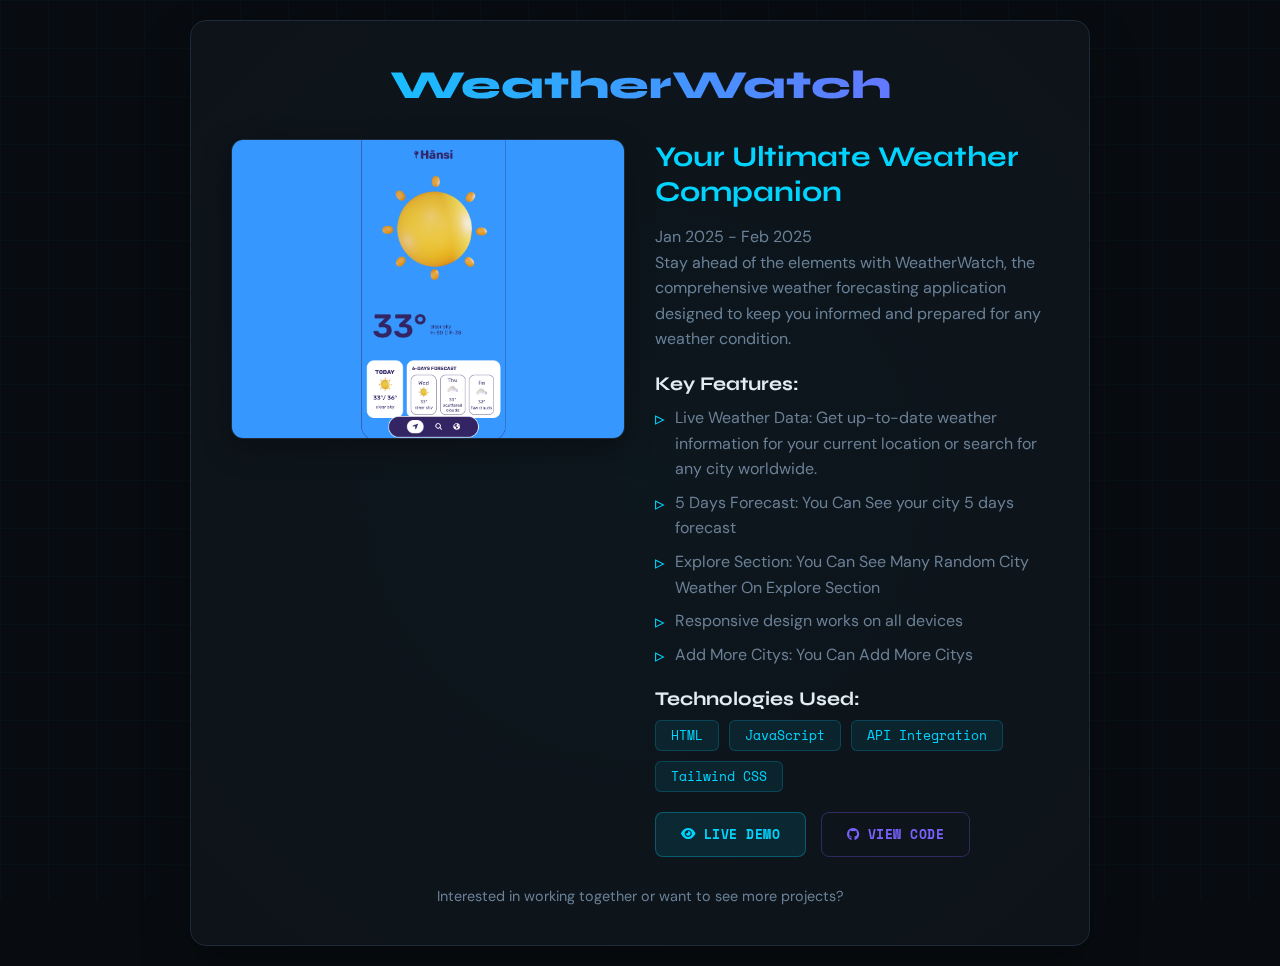
<file: weatherwatch.html>
<!DOCTYPE html>
<html lang="en">
<head>
    <meta charset="UTF-8">
    <meta name="viewport" content="width=device-width, initial-scale=1.0">
    <title>WeatherWatch</title>
    <link rel="stylesheet" href="https://cdnjs.cloudflare.com/ajax/libs/font-awesome/6.4.0/css/all.min.css">
    <link rel="preconnect" href="https://fonts.googleapis.com">
    <link rel="preconnect" href="https://fonts.gstatic.com" crossorigin>
    <link href="https://fonts.googleapis.com/css2?family=DM+Sans:wght@300;400;500&family=Space+Mono:wght@400;700&family=Syne:wght@400;600;700;800&display=swap" rel="stylesheet">
    <style>
        * { margin: 0; padding: 0; box-sizing: border-box; font-family: 'DM Sans', sans-serif; }

        body {
            background-color: #080c10;
            color: #e8edf3;
            min-height: 100vh;
            display: flex;
            justify-content: center;
            align-items: center;
            padding: 20px;
        }

        body::before {
            content: '';
            position: fixed; inset: 0;
            background-image:
                linear-gradient(rgba(0,212,255,0.03) 1px, transparent 1px),
                linear-gradient(90deg, rgba(0,212,255,0.03) 1px, transparent 1px);
            background-size: 48px 48px;
            pointer-events: none; z-index: 0;
        }

        .portfolio-container {
            background: #0d1117;
            border: 1px solid #1e2a38;
            border-radius: 16px;
            width: 100%;
            max-width: 900px;
            padding: 40px;
            box-shadow: 0 25px 50px rgba(0, 0, 0, 0.3);
            position: relative;
            overflow: hidden;
            z-index: 1;
        }

        .portfolio-container::before {
            content: '';
            position: absolute;
            top: -50%; left: -50%;
            width: 200%; height: 200%;
            background: radial-gradient(circle, #00d4ff 0%, transparent 70%);
            opacity: 0.03;
            pointer-events: none;
        }

        .portfolio-header {
            text-align: center;
            margin-bottom: 30px;
            position: relative;
        }

        .portfolio-header h1 {
            font-size: 2.5rem;
            font-family: 'Syne', sans-serif;
            font-weight: 800;
            margin-bottom: 10px;
            background: linear-gradient(to right, #00d4ff, #7b61ff);
            -webkit-background-clip: text;
            background-clip: text;
            color: transparent;
        }

        .portfolio-header p { color: #6b7f95; font-size: 1.1rem; }

        .project-content {
            display: flex; flex-wrap: wrap; gap: 30px; margin-bottom: 30px;
        }

        .project-gallery {
            flex: 1; min-width: 300px;
            display: flex; flex-direction: column; gap: 15px;
        }

        .main-image-container {
            border-radius: 12px; overflow: hidden;
            box-shadow: 0 10px 30px rgba(0, 0, 0, 0.3);
            border: 1px solid #1e2a38;
            height: 300px; position: relative;
        }

        .main-image {
            width: 100%; height: 100%;
            object-fit: cover; display: block;
            transition: opacity 0.5s ease;
        }

        .thumbnail-container { display: flex; gap: 10px; justify-content: center; flex-wrap: wrap; }

        .thumbnail {
            width: 80px; height: 60px; border-radius: 8px;
            overflow: hidden; cursor: pointer;
            border: 2px solid #1e2a38;
            transition: all 0.3s ease;
        }

        .thumbnail:hover, .thumbnail.active {
            transform: scale(1.1); border-color: #00d4ff;
        }

        .thumbnail img { width: 100%; height: 100%; object-fit: cover; }

        .project-details { flex: 1; min-width: 300px; }

        .project-details h2 {
            font-size: 1.8rem; margin-bottom: 15px;
            font-family: 'Syne', sans-serif; font-weight: 700;
            color: #00d4ff;
        }

        .project-details p { color: #6b7f95; line-height: 1.6; margin-bottom: 20px; }

        .tech-stack { margin-bottom: 20px; }
        .tech-stack h3 { margin-bottom: 10px; font-size: 1.2rem; font-family: 'Syne', sans-serif; color: #e8edf3; }

        .tech-tags { display: flex; flex-wrap: wrap; gap: 10px; }

        .tech-tag {
            background-color: rgba(0,212,255,0.08);
            color: #00d4ff;
            padding: 5px 15px; border-radius: 6px;
            font-size: 0.8rem; font-family: 'Space Mono', monospace;
            border: 1px solid rgba(0,212,255,0.2);
            transition: all 0.3s ease;
        }

        .tech-tag:hover {
            background-color: rgba(0,212,255,0.15);
            border-color: #00d4ff;
            transform: translateY(-3px);
        }

        .project-features { margin-bottom: 20px; }
        .project-features h3 { margin-bottom: 10px; font-size: 1.2rem; font-family: 'Syne', sans-serif; color: #e8edf3; }
        .features-list { list-style: none; }
        .features-list li { margin-bottom: 8px; padding-left: 20px; position: relative; color: #6b7f95; line-height: 1.6; }
        .features-list li::before { content: '\25B9'; color: #00d4ff; font-size: 1.2rem; position: absolute; left: 0; top: -1px; }

        .action-buttons { display: flex; gap: 15px; flex-wrap: wrap; }

        .btn {
            padding: 12px 25px; border-radius: 8px;
            text-decoration: none; font-weight: 600;
            font-family: 'Space Mono', monospace; font-size: 0.8rem;
            letter-spacing: 0.04em; text-transform: uppercase;
            transition: all 0.3s ease;
            display: inline-flex; align-items: center; gap: 8px;
        }

        .btn-primary {
            background: rgba(0,212,255,0.1);
            color: #00d4ff;
            border: 1px solid rgba(0,212,255,0.3);
        }

        .btn-primary:hover {
            background: rgba(0,212,255,0.2);
            border-color: #00d4ff;
            box-shadow: 0 0 20px rgba(0,212,255,0.2);
        }

        .btn-outline {
            background: transparent;
            color: #7b61ff;
            border: 1px solid rgba(123,97,255,0.3);
        }

        .btn-outline:hover {
            background: rgba(123,97,255,0.1);
            border-color: #7b61ff;
            box-shadow: 0 0 20px rgba(123,97,255,0.2);
        }

        .portfolio-footer { text-align: center; margin-top: 30px; color: #6b7f95; font-size: 0.9rem; }

        .social-links { display: flex; justify-content: center; gap: 20px; margin-top: 10px; }
        .social-links a { color: #6b7f95; font-size: 1.2rem; transition: color 0.3s ease, transform 0.3s ease; }
        .social-links a:hover { color: #00d4ff; transform: translateY(-3px); }

        .pulse { animation: pulse 2s infinite; }
        @keyframes pulse {
            0% { box-shadow: 0 0 0 0 rgba(0,212,255,0.4); }
            70% { box-shadow: 0 0 0 10px rgba(0,212,255,0); }
            100% { box-shadow: 0 0 0 0 rgba(0,212,255,0); }
        }

        @media (max-width: 768px) {
            .portfolio-container { padding: 25px; }
            .portfolio-header h1 { font-size: 2rem; }
            .project-content { flex-direction: column; }
            .main-image-container { height: 250px; }
            .btn { width: 100%; justify-content: center; }
        }
    </style>
</head>
<body>
    <div class="portfolio-container">
        <header class="portfolio-header">
            <h1>WeatherWatch</h1>
        </header>
        
        <div class="project-content">
            <div class="project-gallery">
                <div class="main-image-container">
                    <img src=".\assets\images\Screenshot 2025-06-25 094051.png" 
                         alt="E-commerce Dashboard" 
                         class="main-image"
                         id="mainImage">
                
                </div>
            </div>
            
            <div class="project-details">
                <h2>Your Ultimate Weather Companion</h2>
                <p>Jan 2025 - Feb 2025 <br>
Stay ahead of the elements with WeatherWatch, the comprehensive weather forecasting application designed to keep you informed and prepared for any weather condition.
</p>
                

                <div class="project-features">
                    <h3>Key Features:</h3>
                    <ul class="features-list">
                        <li>Live Weather Data: Get up-to-date weather information for your current location or search for any city worldwide.
</li>
                        <li>5 Days Forecast: You Can See your city 5 days forecast</li>
                        <li>Explore Section: You Can See Many Random City Weather On Explore Section</li>
                        <li>Responsive design works on all devices</li>
                        <li>Add More Citys: You Can Add More Citys</li>
                    </ul>
                </div>
                
                <div class="tech-stack">
                    <h3>Technologies Used:</h3>
                    <div class="tech-tags">
                        <span class="tech-tag">HTML</span>
                        <span class="tech-tag">JavaScript</span>
                        <span class="tech-tag">API Integration</span>
                        <span class="tech-tag">Tailwind CSS</span>
                    </div>
                </div>
                
                <div class="action-buttons">
                    <a href="https://nishantgawderya1.github.io/WeatherWatch/" class="btn btn-primary pulse">
                        <i class="fas fa-eye"></i> Live Demo
                    </a>
                    <a href="https://github.com/nishantgawderya1/WeatherWatch" class="btn btn-outline">
                        <i class="fab fa-github"></i> View Code
                    </a>
                </div>
            </div>
        </div>
        
        <footer class="portfolio-footer">
            <p>Interested in working together or want to see more projects?</p>
            
        </footer>
    </div>
    
    <script>
        // Add interactive elements
        document.addEventListener('DOMContentLoaded', function() {
            const container = document.querySelector('.portfolio-container');
            
            // Add a slight rotation on mouse move for a more dynamic feel
            document.addEventListener('mousemove', (e) => {
                const xAxis = (window.innerWidth / 2 - e.pageX) / 25;
                const yAxis = (window.innerHeight / 2 - e.pageY) / 25;
                container.style.transform = `rotateY(${xAxis}deg) rotateX(${yAxis}deg)`;
            });
            
            // Reset rotation when mouse leaves
            container.addEventListener('mouseleave', () => {
                container.style.transform = 'rotateY(0) rotateX(0)';
            });
            
            // Add gold pulse animation to tech tags on hover
            const techTags = document.querySelectorAll('.tech-tag');
            techTags.forEach(tag => {
                tag.addEventListener('mouseenter', function() {
                    this.classList.add('pulse');
                });
                
                tag.addEventListener('mouseleave', function() {
                    this.classList.remove('pulse');
                });
            });
        });
        
        // Image gallery functionality
        function changeImage(src, thumbnail) {
            const mainImage = document.getElementById('mainImage');
            const thumbnails = document.querySelectorAll('.thumbnail');
            
            // Fade out current image
            mainImage.style.opacity = '0';
            
            // After fade completes, change image and fade in
            setTimeout(() => {
                mainImage.src = src;
                mainImage.style.opacity = '1';
                
                // Update active thumbnail
                thumbnails.forEach(t => t.classList.remove('active'));
                thumbnail.classList.add('active');
            }, 300);
        }
        
        // Auto-rotate images
        let currentImage = 0;
        const images = [
            'https://images.unsplash.com/photo-1551288049-bebda4e38f71?ixlib=rb-4.0.3&ixid=M3wxMjA3fDB8MHxwaG90by1wYWdlfHx8fGVufDB8fHx8fA%3D%3D&auto=format&fit=crop&w=1470&q=80',
            'https://images.
</file>
